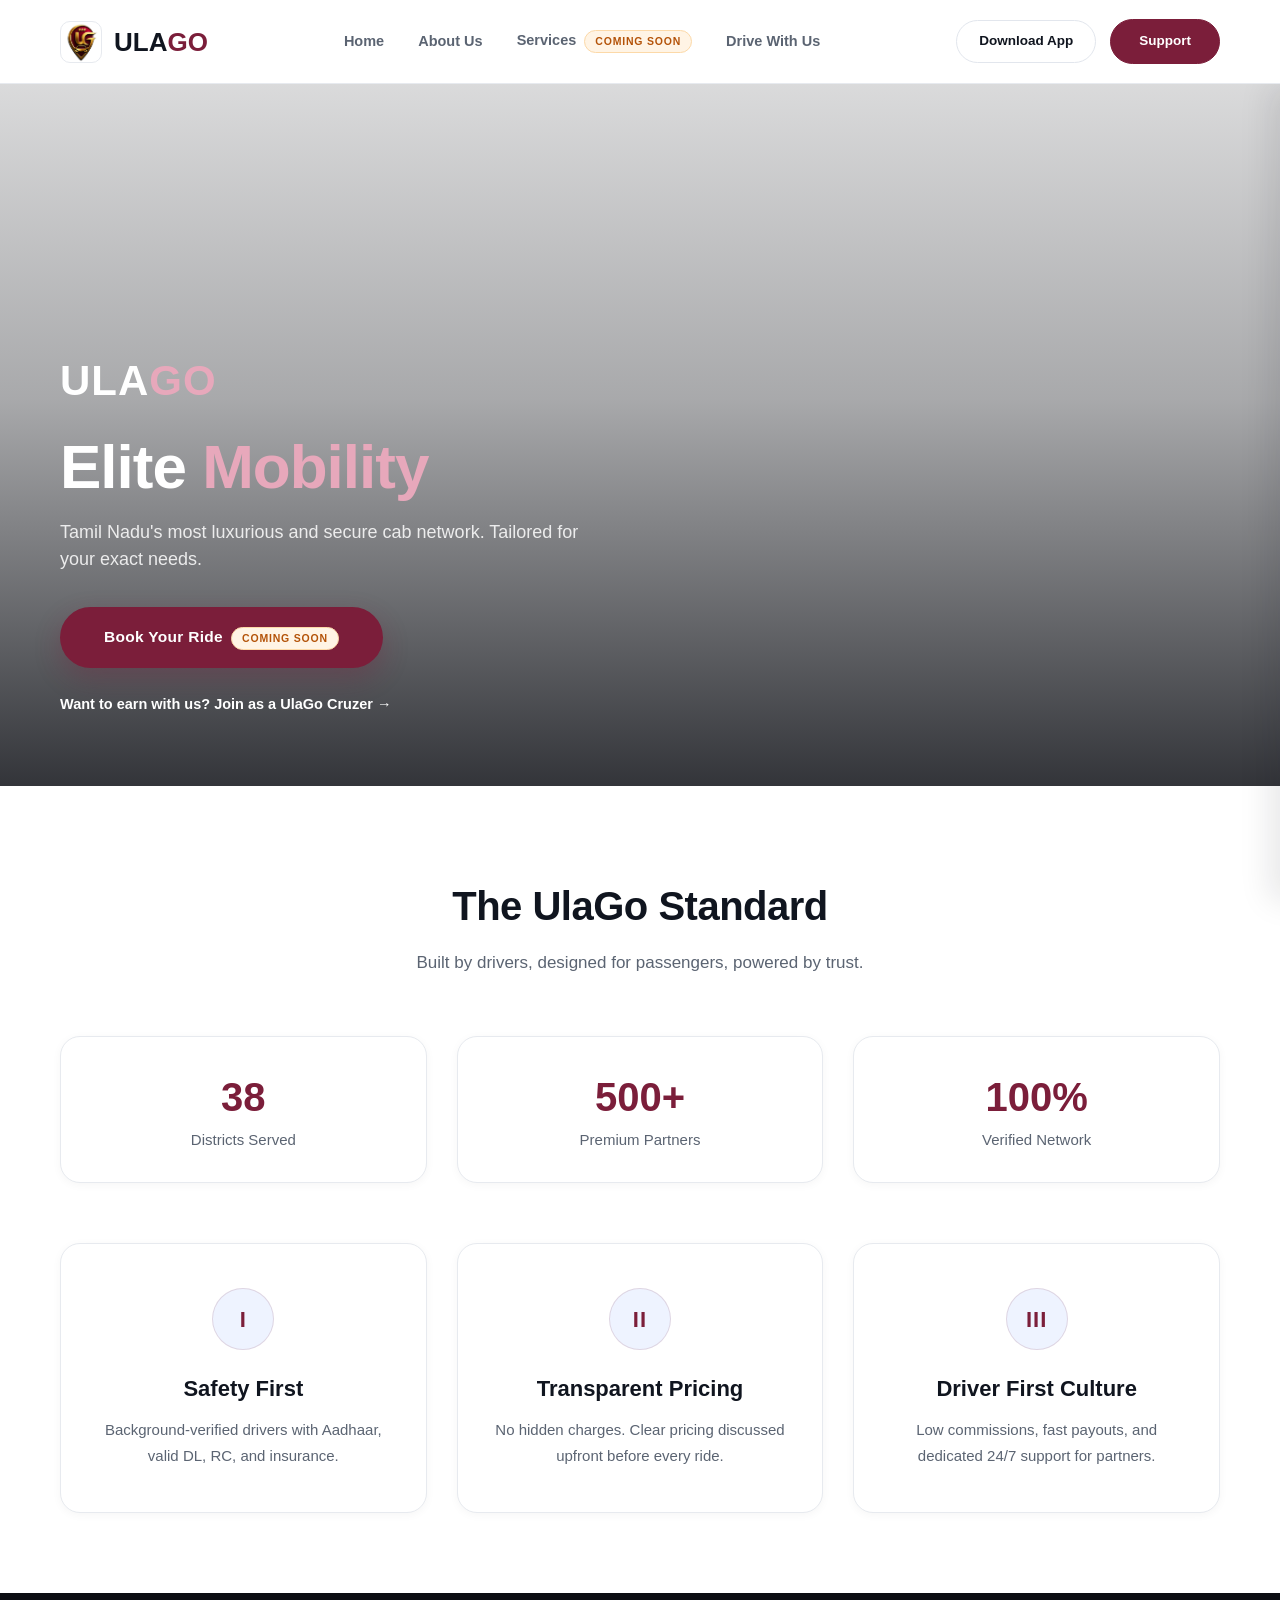
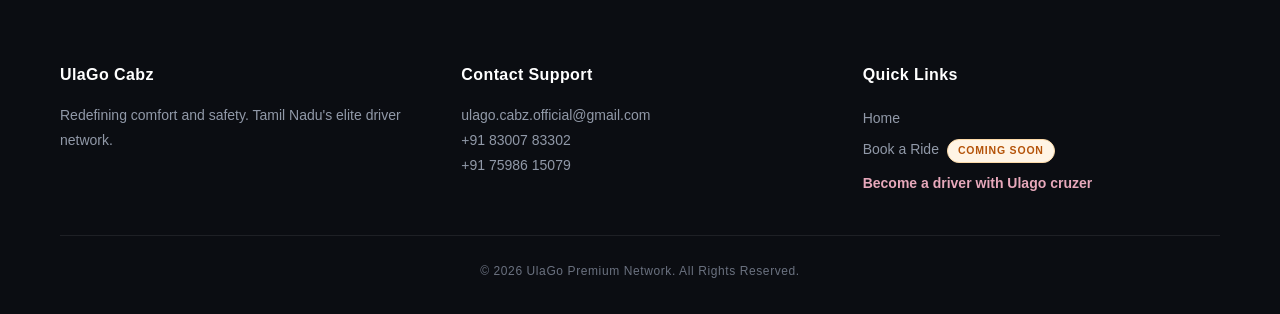
<file: index.html>
<!DOCTYPE html>
<html lang="en">
<head>
    <meta charset="UTF-8">
    <meta name="viewport" content="width=device-width, initial-scale=1.0">
    <meta name="description" content="UlaGo Cabz — Tamil Nadu's premium cab network. Book verified rides across 38 districts, or join as a driver partner with UlaGo Cruzer.">
<title>UlaGo Cabz | Premium Mobility</title>
    <link rel="stylesheet" href="css/style.css">
</head>
<body>

<header>
    <div class="brand" onclick="window.location.href='index.html'">
        <div class="brand-crest"><img src="assets/logo.png" alt="UlaGo" onerror="this.style.display='none'"></div>
        <div class="brand-text">
            <h2>ULA<span>GO</span></h2>
        </div>
    </div>
    <nav class="nav-links">
        <a href="index.html">Home</a>
        <a href="#about">About Us</a>
        <a href="passenger.html" class="js-book-ride js-badge-target">Services</a>
        <a href="driver.html">Drive With Us</a>
    </nav>
    <div class="header-right">
        <a href="#" class="btn-app js-download-app">Download App</a>
        <a href="tel:+918300783302" class="btn-support">Support</a>
        <button class="menu-toggle" id="menuToggle" aria-label="Menu"><span></span><span></span><span></span></button>
    </div>
</header>

<div class="mobile-panel" id="mobilePanel">
    <a href="index.html">Home</a>
    <a href="#about">About Us</a>
    <a href="passenger.html" class="js-book-ride js-badge-target">Services</a>
    <a href="driver.html">Drive With Us</a>
    <a href="#" class="btn-app js-download-app">Download App</a>
    <a href="tel:+918300783302" class="btn-support">Support</a>
</div>

<!-- COMING SOON MODAL -->
<div class="cs-overlay" id="csOverlay">
    <div class="cs-modal">
        <div class="cs-icon">🚀</div>
        <h3 id="csTitle">Coming Soon</h3>
        <p id="csText"></p>
        <button onclick="closeComingSoon()">Got it</button>
    </div>
</div>

<main style="padding: 0;">
    <!-- GRAND HERO SLIDER -->
    <section class="hero-slider">
        <div class="slide"></div>
        <div class="slide"></div>
        <div class="slide"></div>
        <div class="slider-overlay"></div>
        <div class="hero-content">
            <div class="hero-brand">
                <span class="hero-brand-mark">ULA<b>GO</b></span>
            </div>
            <h1>Elite <span>Mobility</span></h1>
            <p>Tamil Nadu's most luxurious and secure cab network. Tailored for your exact needs.</p>
            <div class="hero-actions">
                <a href="passenger.html" class="btn-grand js-book-ride js-badge-target">Book Your Ride</a>
                <a href="driver.html" class="hero-subtext">Want to earn with us? Join as a UlaGo Cruzer →</a>
            </div>
        </div>
    </section>

    <!-- ABOUT SECTION -->
    <div class="container" id="about" style="padding-top: 90px;">
        <h2 class="section-title">The UlaGo Standard</h2>
        <p class="section-subtitle">Built by drivers, designed for passengers, powered by trust.</p>
        
        <div class="grid-cards" style="margin-bottom: 60px;">
            <div class="glass-card" style="padding: 30px;">
                <h2 style="font-size: 40px; color: var(--ruby);">38</h2>
                <p>Districts Served</p>
            </div>
            <div class="glass-card" style="padding: 30px;">
                <h2 style="font-size: 40px; color: var(--ruby);">500+</h2>
                <p>Premium Partners</p>
            </div>
            <div class="glass-card" style="padding: 30px;">
                <h2 style="font-size: 40px; color: var(--ruby);">100%</h2>
                <p>Verified Network</p>
            </div>
        </div>

        <div class="grid-cards">
            <div class="glass-card">
                <div class="glass-icon">I</div><h3>Safety First</h3><p>Background-verified drivers with Aadhaar, valid DL, RC, and insurance.</p>
            </div>
            <div class="glass-card">
                <div class="glass-icon">II</div><h3>Transparent Pricing</h3><p>No hidden charges. Clear pricing discussed upfront before every ride.</p>
            </div>
            <div class="glass-card">
                <div class="glass-icon">III</div><h3>Driver First Culture</h3><p>Low commissions, fast payouts, and dedicated 24/7 support for partners.</p>
            </div>
        </div>
    </div>
</main>

<footer>
    <div class="footer-grid">
        <div class="foot-col">
            <h3>UlaGo Cabz</h3>
            <p>Redefining comfort and safety. Tamil Nadu's elite driver network.</p>
        </div>
        <div class="foot-col">
            <h3>Contact Support</h3>
            <p>ulago.cabz.official@gmail.com</p>
            <p>+91 83007 83302</p>
            <p>+91 75986 15079</p>
        </div>
        <div class="foot-col">
            <h3>Quick Links</h3>
            <a href="index.html">Home</a>
            <a href="passenger.html" class="js-book-ride js-badge-target">Book a Ride</a>
            <a href="driver.html" class="driver-link">Become a driver with Ulago cruzer</a>
        </div>
    </div>
    <div class="copyright">&copy; 2026 UlaGo Premium Network. All Rights Reserved.</div>
</footer>

<script src="js/config.js"></script>
<script src="js/site.js"></script>
</body>
</html>
</file>
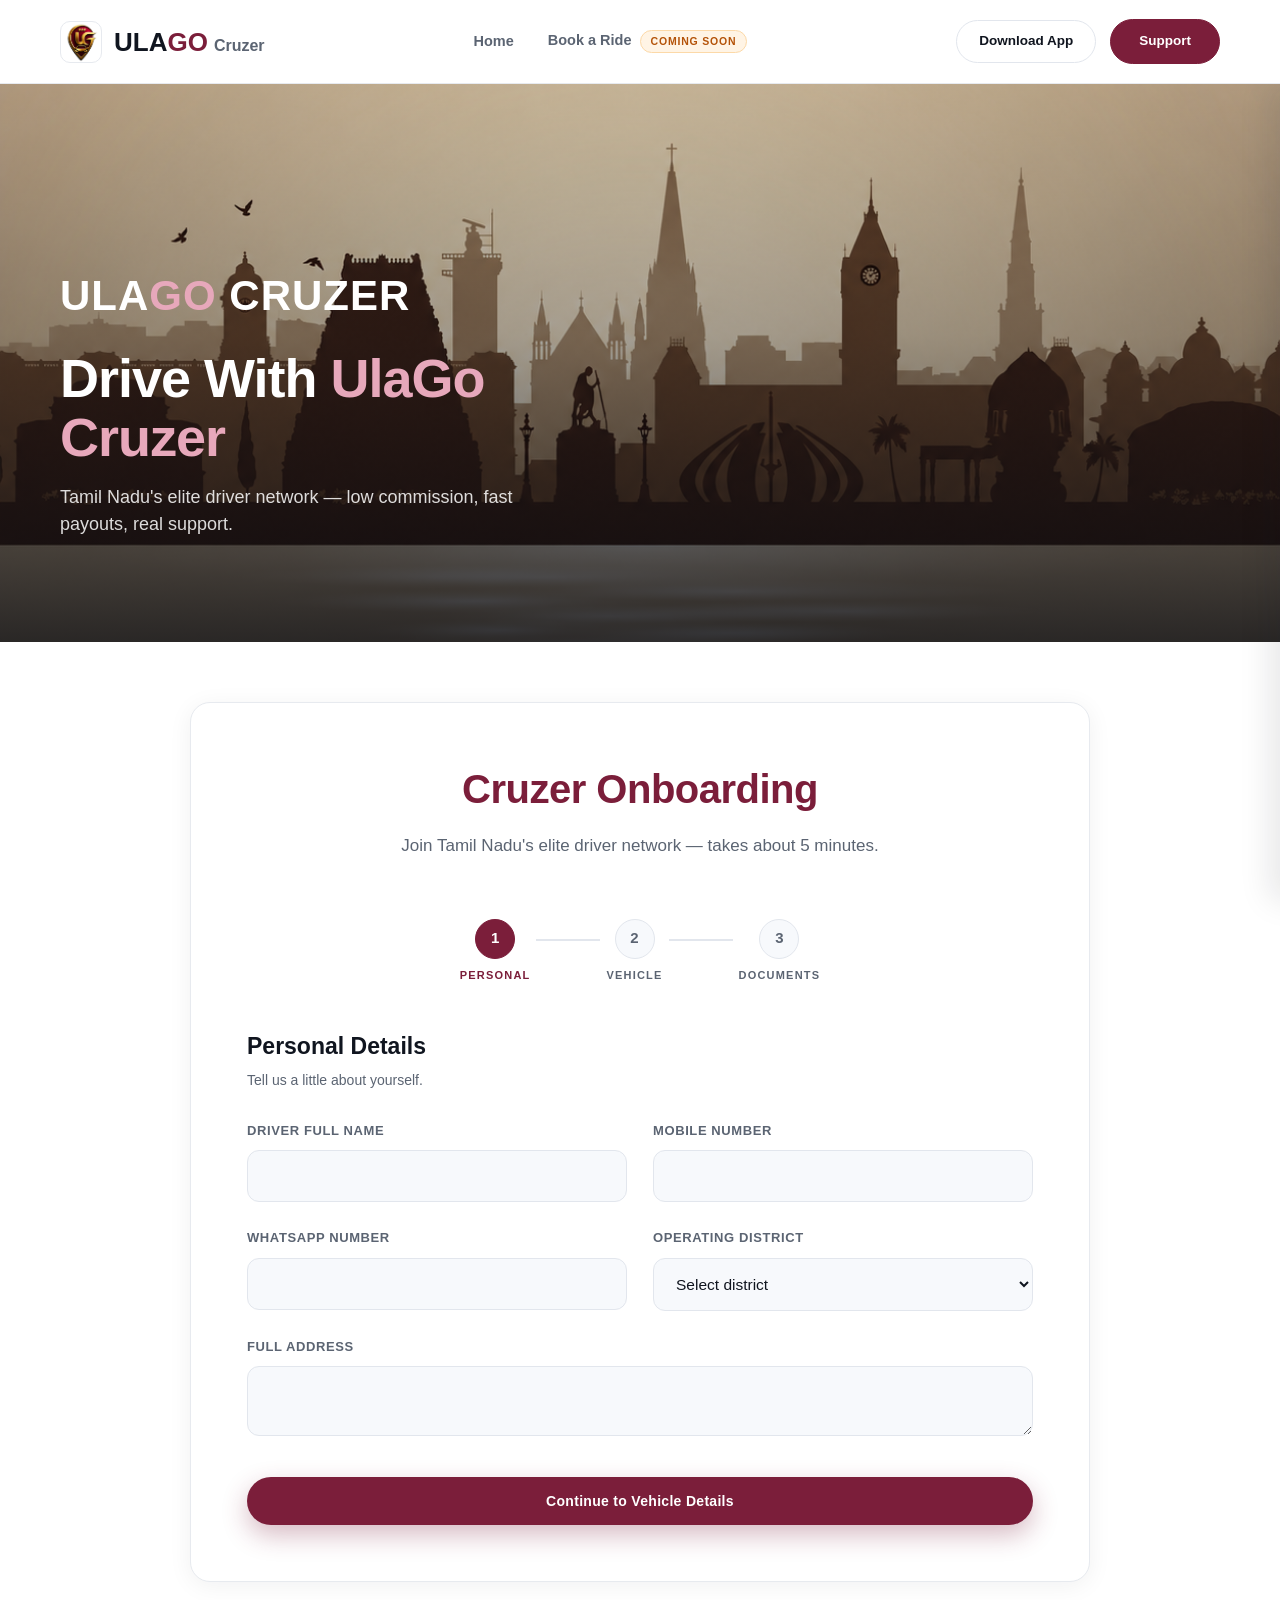
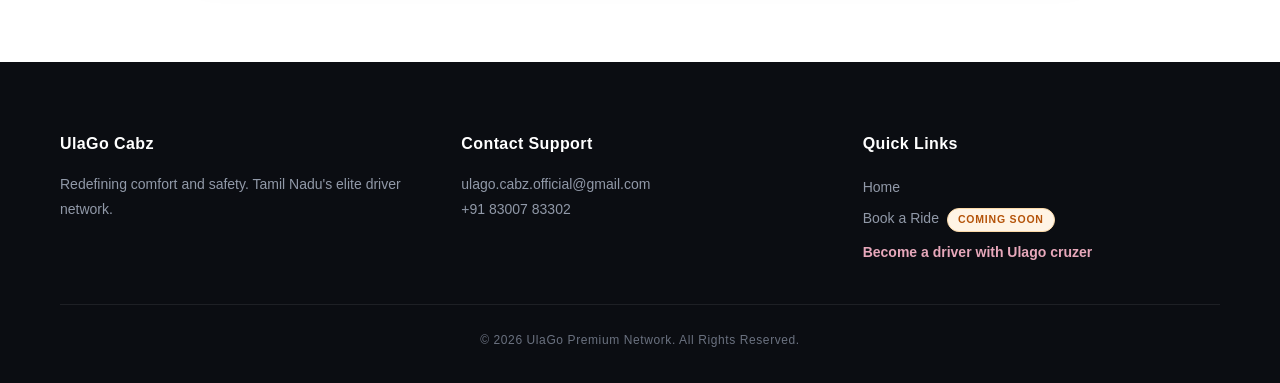
<file: driver.html>
<!DOCTYPE html>
<html lang="en">
<head>
<meta charset="UTF-8">
<meta name="viewport" content="width=device-width, initial-scale=1.0">
<meta name="description" content="Join UlaGo Cruzer, the official driver program of UlaGo Cabz. Register in minutes — low commission, weekly payouts, verified network across Tamil Nadu.">
<title>UlaGo Cruzer — Onboarding</title>
<link href="https://fonts.googleapis.com/css2?family=Inter:wght@400;600;700;800;900&display=swap" rel="stylesheet">
<link rel="stylesheet" href="css/style.css">
</head>
<body>

<header>
    <div class="brand" onclick="window.location.href='index.html'">
        <div class="brand-crest"><img src="assets/logo.png" alt="UlaGo" onerror="this.style.display='none'"></div>
        <div class="brand-text">
            <h2>ULA<span>GO</span></h2>
            <span class="brand-tag">Cruzer</span>
        </div>
    </div>
    <nav class="nav-links">
        <a href="index.html">Home</a>
        <a href="passenger.html" class="js-book-ride js-badge-target">Book a Ride</a>
    </nav>
    <div class="header-right">
        <a href="#" class="btn-app js-download-app">Download App</a>
        <a href="tel:+918300783302" class="btn-support">Support</a>
        <button class="menu-toggle" id="menuToggle" aria-label="Menu"><span></span><span></span><span></span></button>
    </div>
</header>

<div class="mobile-panel" id="mobilePanel">
    <a href="index.html">Home</a>
    <a href="passenger.html" class="js-book-ride js-badge-target">Book a Ride</a>
    <a href="#" class="btn-app js-download-app">Download App</a>
    <a href="tel:+918300783302" class="btn-support">Support</a>
</div>

<!-- COMING SOON MODAL -->
<div class="cs-overlay" id="csOverlay">
    <div class="cs-modal">
        <div class="cs-icon">🚀</div>
        <h3 id="csTitle">Coming Soon</h3>
        <p id="csText"></p>
        <button onclick="closeComingSoon()">Got it</button>
    </div>
</div>

<main style="padding: 0;">
    <!-- DRIVER HERO -->
    <section class="hero-slider" style="height: 62vh; min-height: 480px;">
        <div class="slide" style="background-image:url('assets/slide4.png'); opacity:1; animation:none;"></div>
        <div class="slider-overlay"></div>
        <div class="hero-content">
            <div class="hero-brand">
                <span class="hero-brand-mark">ULA<b>GO</b> CRUZER</span>
            </div>
            <h1 style="font-size: clamp(34px, 6vw, 54px);">Drive With <span>UlaGo Cruzer</span></h1>
            <p>Tamil Nadu's elite driver network — low commission, fast payouts, real support.</p>
        </div>
    </section>

    <div class="container" style="padding-top: 60px;">
    <div class="form-wrapper">
        <div class="form-panel active" id="formCard">
            <h2 class="section-title" style="color:var(--ruby); border:none;">Cruzer Onboarding</h2>
            <p class="section-subtitle">Join Tamil Nadu's elite driver network — takes about 5 minutes.</p>

            <div class="step-indicator" id="stepIndicator">
                <div class="step-node active" data-step="1">
                    <div class="step-circle">1</div>
                    <div class="step-label">Personal</div>
                </div>
                <div class="step-connector" id="conn1"></div>
                <div class="step-node" data-step="2">
                    <div class="step-circle">2</div>
                    <div class="step-label">Vehicle</div>
                </div>
                <div class="step-connector" id="conn2"></div>
                <div class="step-node" data-step="3">
                    <div class="step-circle">3</div>
                    <div class="step-label">Documents</div>
                </div>
            </div>

            <form id="driverForm" novalidate>
                <!-- STEP 1 — PERSONAL DETAILS -->
                <div class="form-step active" data-step="1">
                    <h3 class="step-title">Personal Details</h3>
                    <p class="step-subtitle">Tell us a little about yourself.</p>
                    <div class="form-grid">
                        <div class="field"><label>Driver Full Name</label><input type="text" name="Driver_Name" required></div>
                        <div class="field"><label>Mobile Number</label><input type="tel" name="Phone" maxlength="10" required><div class="error-text" id="err_phone">Valid 10-digit number required.</div></div>
                        <div class="field"><label>WhatsApp Number</label><input type="tel" name="WhatsApp_Number" maxlength="10" required></div>
                        <div class="field"><label>Operating District</label>
                            <select name="Operating_City" required><option value="">Select district</option><option>Ariyalur</option><option>Chengalpattu</option><option>Chennai</option><option>Coimbatore</option><option>Cuddalore</option><option>Dharmapuri</option><option>Dindigul</option><option>Erode</option><option>Kallakurichi</option><option>Kanchipuram</option><option>Kanyakumari</option><option>Karur</option><option>Krishnagiri</option><option>Madurai</option><option>Mayiladuthurai</option><option>Nagapattinam</option><option>Namakkal</option><option>Nilgiris</option><option>Perambalur</option><option>Pudukkottai</option><option>Ramanathapuram</option><option>Ranipet</option><option>Salem</option><option>Sivaganga</option><option>Tenkasi</option><option>Thanjavur</option><option>Theni</option><option>Thoothukudi</option><option>Tiruchirappalli</option><option>Tirunelveli</option><option>Tirupathur</option><option>Tiruppur</option><option>Tiruvallur</option><option>Tiruvannamalai</option><option>Tiruvarur</option><option>Vellore</option><option>Viluppuram</option><option>Virudhunagar</option></select>
                        </div>
                        <div class="field full-width"><label>Full Address</label><textarea name="Address" rows="2" required></textarea></div>
                    </div>
                    <div class="step-nav">
                        <button type="button" class="btn-grand step-next" data-next="2" style="flex:1;">Continue to Vehicle Details</button>
                    </div>
                </div>

                <!-- STEP 2 — VEHICLE DETAILS -->
                <div class="form-step" data-step="2">
                    <h3 class="step-title">Vehicle &amp; License Details</h3>
                    <p class="step-subtitle">Your vehicle and identification numbers.</p>
                    <div class="form-grid">
                        <div class="field"><label>Vehicle Model Year</label><input type="text" name="Vehicle_Model_Year" maxlength="4" required></div>
                        <div class="field"><label>Vehicle Reg. Number</label><input type="text" name="Vehicle_Registration_Number" required></div>
                        <div class="field"><label>Aadhaar Card Number</label><input type="text" name="Aadhaar_Number" maxlength="12" required><div class="error-text" id="err_aadhar">Valid 12-digit Aadhaar required.</div></div>
                        <div class="field"><label>Driving License</label><input type="text" name="License_Number" required></div>
                    </div>
                    <div class="step-nav">
                        <button type="button" class="btn-outline step-back" data-back="1">Back</button>
                        <button type="button" class="btn-grand step-next" data-next="3">Continue to Documents</button>
                    </div>
                </div>

                <!-- STEP 3 — DOCUMENT UPLOAD -->
                <div class="form-step" data-step="3">
                    <h3 class="step-title">Document Upload</h3>
                    <p class="step-subtitle">Secure upload — clear photos or PDFs only.</p>
                    <div class="form-grid">
                        <div class="field"><label>Aadhaar (Front)</label><div class="upload-wrapper"><div class="upload-box"><input type="file" name="file_aadhaar_front" class="docfile" accept="image/*,application/pdf" required><div class="upload-icon">🪪</div><div class="hint">Tap to Upload</div></div><div class="preview-bar"><span class="preview-name"></span><span>✅</span></div></div></div>
                        <div class="field"><label>Aadhaar (Back)</label><div class="upload-wrapper"><div class="upload-box"><input type="file" name="file_aadhaar_back" class="docfile" accept="image/*,application/pdf" required><div class="upload-icon">🪪</div><div class="hint">Tap to Upload</div></div><div class="preview-bar"><span class="preview-name"></span><span>✅</span></div></div></div>
                        <div class="field"><label>License (Front)</label><div class="upload-wrapper"><div class="upload-box"><input type="file" name="file_license_front" class="docfile" accept="image/*,application/pdf" required><div class="upload-icon">🚗</div><div class="hint">Tap to Upload</div></div><div class="preview-bar"><span class="preview-name"></span><span>✅</span></div></div></div>
                        <div class="field"><label>License (Back)</label><div class="upload-wrapper"><div class="upload-box"><input type="file" name="file_license_back" class="docfile" accept="image/*,application/pdf" required><div class="upload-icon">🚗</div><div class="hint">Tap to Upload</div></div><div class="preview-bar"><span class="preview-name"></span><span>✅</span></div></div></div>
                        <div class="field"><label>RC Book</label><div class="upload-wrapper"><div class="upload-box"><input type="file" name="file_vehicle_rc" class="docfile" accept="image/*,application/pdf" required><div class="upload-icon">📋</div><div class="hint">Tap to Upload</div></div><div class="preview-bar"><span class="preview-name"></span><span>✅</span></div></div></div>
                        <div class="field"><label>Insurance</label><div class="upload-wrapper"><div class="upload-box"><input type="file" name="file_insurance" class="docfile" accept="image/*,application/pdf" required><div class="upload-icon">🛡️</div><div class="hint">Tap to Upload</div></div><div class="preview-bar"><span class="preview-name"></span><span>✅</span></div></div></div>
                        <div class="field full-width"><label>Car Front View Photo</label><div class="upload-wrapper"><div class="upload-box"><input type="file" name="file_car_front" class="docfile" accept="image/*" required><div class="upload-icon">📸</div><div class="hint">Tap to Upload</div></div><div class="preview-bar"><span class="preview-name"></span><span>✅</span></div></div></div>
                    </div>

                    <div class="progress-wrap" id="progressWrap">
                        <div class="progress-label"><span id="progressText">Preparing...</span><span id="progressPercent">0%</span></div>
                        <div class="progress-track"><div class="progress-fill" id="progressFill"></div></div>
                    </div>

                    <div class="step-nav">
                        <button type="button" class="btn-outline step-back" data-back="2">Back</button>
                        <button type="submit" class="btn-grand" id="submitBtn">Submit Application</button>
                    </div>
                </div>
            </form>
        </div>

        <div class="form-panel" id="view-thanks" style="text-align:center; padding: 60px 40px;">
            <div style="font-size: 56px; margin-bottom: 20px;">✅</div>
            <h2 style="color: var(--text-main); margin-bottom: 12px; font-size: 26px;">Thank You for Joining UlaGo Cruzer Onboarding</h2>
            <p style="color: var(--text-muted); margin-bottom: 8px; max-width: 480px; margin-left:auto; margin-right:auto;">Your application and documents have been received securely.</p>
            <p style="color: var(--text-muted); margin-bottom: 30px; max-width: 480px; margin-left:auto; margin-right:auto;">Our team will verify your documents within <strong style="color:var(--text-main);">3 working days</strong>. Once verified, the UlaGo team will contact you directly to complete your onboarding.</p>
            <button onclick="window.location.href='index.html'" class="btn-support" style="padding: 12px 30px;">Back to Home</button>
        </div>
    </div>
    </div>
</main>

<footer>
    <div class="footer-grid">
        <div class="foot-col">
            <h3>UlaGo Cabz</h3>
            <p>Redefining comfort and safety. Tamil Nadu's elite driver network.</p>
        </div>
        <div class="foot-col">
            <h3>Contact Support</h3>
            <p>ulago.cabz.official@gmail.com</p>
            <p>+91 83007 83302</p>
        </div>
        <div class="foot-col">
            <h3>Quick Links</h3>
            <a href="index.html">Home</a>
            <a href="passenger.html" class="js-book-ride js-badge-target">Book a Ride</a>
            <a href="driver.html" class="driver-link">Become a driver with Ulago cruzer</a>
        </div>
    </div>
    <div class="copyright">&copy; 2026 UlaGo Premium Network. All Rights Reserved.</div>
</footer>

<script src="js/config.js"></script>
<script src="js/site.js"></script>
<script>
/* Step wizard navigation — UI only, does not touch submission logic in driver.js */
(function(){
    const steps = Array.from(document.querySelectorAll('.form-step'));
    const nodes = Array.from(document.querySelectorAll('.step-node'));
    const connectors = [document.getElementById('conn1'), document.getElementById('conn2')];

    function showStep(n){
        steps.forEach(s => s.classList.toggle('active', Number(s.dataset.step) === n));
        nodes.forEach(node => {
            const ns = Number(node.dataset.step);
            node.classList.toggle('active', ns === n);
            node.classList.toggle('done', ns < n);
        });
        connectors.forEach((c, i) => c.classList.toggle('done', (i + 1) < n));
        document.getElementById('formCard').scrollIntoView({behavior:'smooth', block:'start'});
    }

    function validateStep(stepEl){
        const fields = stepEl.querySelectorAll('input[required], select[required], textarea[required]');
        for (const f of fields){
            if (!f.checkValidity()){ f.reportValidity(); return false; }
        }
        return true;
    }

    document.querySelectorAll('.step-next').forEach(btn => {
        btn.addEventListener('click', function(){
            const currentStep = this.closest('.form-step');
            if (!validateStep(currentStep)) return;
            showStep(Number(this.dataset.next));
        });
    });
    document.querySelectorAll('.step-back').forEach(btn => {
        btn.addEventListener('click', function(){
            showStep(Number(this.dataset.back));
        });
    });
})();
</script>
<script src="js/driver.js"></script>
</body>
</html>
</file>
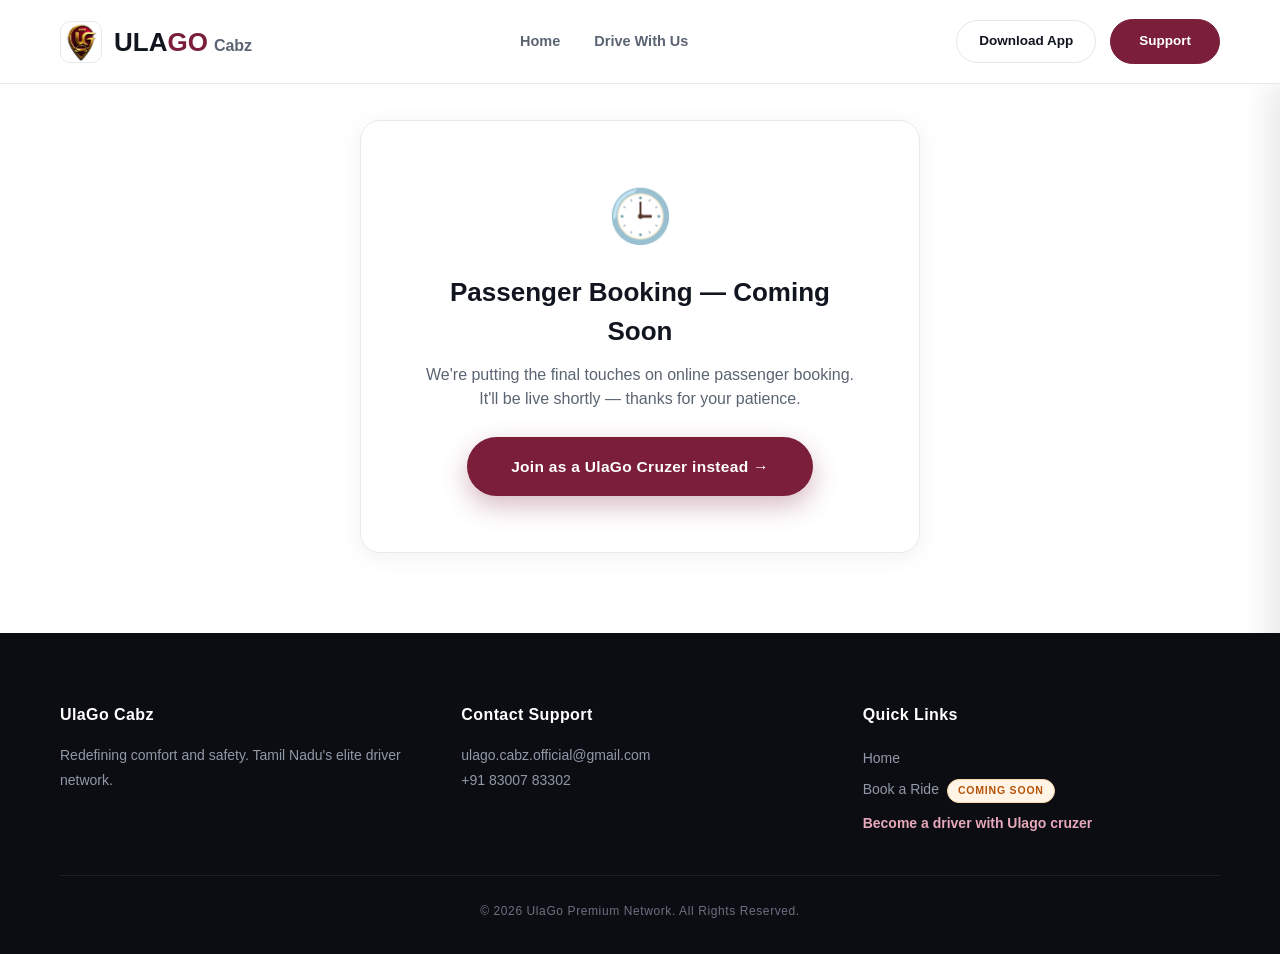
<file: passenger.html>
<!DOCTYPE html>
<html lang="en">
<head>
    <meta charset="UTF-8">
    <meta name="viewport" content="width=device-width, initial-scale=1.0">
    <meta name="description" content="Book a premium, verified cab with UlaGo Cabz — One Way, Round Trip, or Local Rentals across Tamil Nadu.">
<title>UlaGo Cabz | Book a Ride</title>
    <link rel="stylesheet" href="css/style.css">
</head>
<body>

<header>
    <div class="brand" onclick="window.location.href='index.html'">
        <div class="brand-crest"><img src="assets/logo.png" alt="UlaGo" onerror="this.style.display='none'"></div>
        <div class="brand-text">
            <h2>ULA<span>GO</span></h2>
            <span class="brand-tag">Cabz</span>
        </div>
    </div>
    <nav class="nav-links">
        <a href="index.html">Home</a>
        <a href="driver.html">Drive With Us</a>
    </nav>
    <div class="header-right">
        <a href="#" class="btn-app js-download-app">Download App</a>
        <a href="tel:+918300783302" class="btn-support">Support</a>
        <button class="menu-toggle" id="menuToggle" aria-label="Menu"><span></span><span></span><span></span></button>
    </div>
</header>

<div class="mobile-panel" id="mobilePanel">
    <a href="index.html">Home</a>
    <a href="driver.html">Drive With Us</a>
    <a href="#" class="btn-app js-download-app">Download App</a>
    <a href="tel:+918300783302" class="btn-support">Support</a>
</div>

<!-- COMING SOON MODAL -->
<div class="cs-overlay" id="csOverlay">
    <div class="cs-modal">
        <div class="cs-icon">🚀</div>
        <h3 id="csTitle">Coming Soon</h3>
        <p id="csText"></p>
        <button onclick="closeComingSoon()">Got it</button>
    </div>
</div>

<main class="container">
    <!-- COMING SOON (shown instead of Select Service when PASSENGER_BOOKING_LIVE is false in js/config.js) -->
    <div id="passengerComingSoon" class="view-section">
        <div class="form-panel active" style="text-align:center; max-width: 560px; margin: 0 auto;">
            <div style="font-size: 52px; margin-bottom: 18px;">🕒</div>
            <h2 style="color: var(--text-main); margin-bottom: 12px; font-size: 26px;">Passenger Booking — Coming Soon</h2>
            <p style="color: var(--text-muted); margin-bottom: 26px;">We're putting the final touches on online passenger booking. It'll be live shortly — thanks for your patience.</p>
            <a href="driver.html" class="btn-grand">Join as a UlaGo Cruzer instead →</a>
        </div>
    </div>

    <!-- SELECT SERVICE -->
    <div id="view-select" class="view-section active">
        <h2 class="section-title">Select Your Journey</h2>
        <p class="section-subtitle">Choose the type of premium service you require today.</p>
        <div class="grid-cards">
            <div class="glass-card" onclick="openBookingForm('OneWay')" style="cursor:pointer;">
                <div class="glass-icon">I</div><h3>One Way Drop</h3><p>Perfect for inter-city travel.</p>
            </div>
            <div class="glass-card" onclick="openBookingForm('RoundTrip')" style="cursor:pointer;">
                <div class="glass-icon">II</div><h3>Round Trip</h3><p>Keep the cab with you until you return.</p>
            </div>
            <div class="glass-card" onclick="openBookingForm('Rental')" style="cursor:pointer;">
                <div class="glass-icon">III</div><h3>Local Rentals</h3><p>Hourly packages for local city commutes.</p>
            </div>
        </div>
    </div>

    <!-- BOOKING FORMS -->
    <div id="view-form" class="view-section form-wrapper">
        <div style="color:var(--text-muted); cursor:pointer; margin-bottom:20px; font-weight:600;" onclick="navigate('view-select')">← Back to Services</div>

        <!-- ONE WAY FORM -->
        <div class="form-panel" id="OneWayForm">
            <h3 class="section-title" style="border:none;">One Way Booking</h3>
            <form onsubmit="handleBooking(event, 'OneWay')">
                <div class="form-grid">
                    <div><label>Passenger Name</label><input type="text" name="Passenger_Name" required></div>
                    <div><label>Mobile Number</label><input type="tel" name="Mobile_Number" maxlength="10" required><div class="error-text">10-digit number required.</div></div>
                    <div class="full-width"><label>WhatsApp Number</label><input type="tel" name="WhatsApp_Number" maxlength="10" required><div class="error-text">10-digit number required.</div></div>
                    <div class="full-width"><label>Pickup Location</label><input type="text" name="Pickup_Location" list="tn-districts" required></div>
                    <div class="full-width"><label>Drop Location</label><input type="text" name="Drop_Location" list="tn-districts" required></div>
                    <div><label>Pickup Date</label><input type="date" name="Pickup_Date" required></div>
                    <div><label>Pickup Time</label><input type="time" name="Pickup_Time" required></div>
                    <div class="full-width"><label>Cab Type</label><select name="Cab_Type" required><option value="">Select Cab</option><option>Mini</option><option>Sedan</option><option>SUV</option><option>Innova Premium</option></select></div>
                </div>
                <button type="submit" class="btn-grand" style="width: 100%; margin-top: 30px;">Confirm Booking</button>
            </form>
        </div>

        <!-- ROUND TRIP FORM -->
        <div class="form-panel" id="RoundTripForm">
            <h3 class="section-title" style="border:none;">Round Trip Booking</h3>
            <form onsubmit="handleBooking(event, 'RoundTrip')">
                <div class="form-grid">
                    <div><label>Passenger Name</label><input type="text" name="Passenger_Name" required></div>
                    <div><label>Mobile Number</label><input type="tel" name="Mobile_Number" maxlength="10" required><div class="error-text">10-digit number required.</div></div>
                    <div class="full-width"><label>WhatsApp Number</label><input type="tel" name="WhatsApp_Number" maxlength="10" required><div class="error-text">10-digit number required.</div></div>
                    <div class="full-width"><label>Pickup Location</label><input type="text" name="Pickup_Location" list="tn-districts" required></div>
                    <div class="full-width"><label>Drop Location</label><input type="text" name="Drop_Location" list="tn-districts" required></div>
                    <div><label>Start Date</label><input type="date" name="Start_Date" required></div>
                    <div><label>Return Date</label><input type="date" name="Return_Date" required></div>
                    <div><label>Pickup Time</label><input type="time" name="Pickup_Time" required></div>
                    <div><label>Cab Type</label><select name="Cab_Type" required><option value="">Select Cab</option><option>Mini</option><option>Sedan</option><option>SUV</option></select></div>
                </div>
                <button type="submit" class="btn-grand" style="width: 100%; margin-top: 30px;">Confirm Booking</button>
            </form>
        </div>

        <!-- RENTAL FORM -->
        <div class="form-panel" id="RentalForm">
            <h3 class="section-title" style="border:none;">Local Rental Booking</h3>
            <form onsubmit="handleBooking(event, 'Rental')">
                <div class="form-grid">
                    <div><label>Passenger Name</label><input type="text" name="Passenger_Name" required></div>
                    <div><label>Mobile Number</label><input type="tel" name="Mobile_Number" maxlength="10" required><div class="error-text">10-digit number required.</div></div>
                    <div class="full-width"><label>WhatsApp Number</label><input type="tel" name="WhatsApp_Number" maxlength="10" required><div class="error-text">10-digit number required.</div></div>
                    <div><label>City</label><input type="text" name="City" list="tn-districts" required></div>
                    <div><label>Selected Package</label><select name="Selected_Package" required><option value="">Choose Package</option><option>2 Hrs / 20 KM</option><option>4 Hrs / 40 KM</option><option>8 Hrs / 80 KM</option><option>12 Hrs / 120 KM</option></select></div>
                    <div class="full-width"><label>Pickup Address</label><input type="text" name="Pickup_Address" required></div>
                    <div><label>Pickup Date</label><input type="date" name="Pickup_Date" required></div>
                    <div><label>Pickup Time</label><input type="time" name="Pickup_Time" required></div>
                    <div class="full-width"><label>Cab Type</label><select name="Cab_Type" required><option value="">Select Cab</option><option>Mini</option><option>Sedan</option><option>SUV</option></select></div>
                </div>
                <button type="submit" class="btn-grand" style="width: 100%; margin-top: 30px;">Confirm Booking</button>
            </form>
        </div>
    </div>

    <!-- THANK YOU VIEW -->
    <div id="view-thanks" class="view-section form-wrapper">
        <div class="form-panel active" style="text-align: center; padding: 60px 40px;">
            <div style="font-size: 70px; margin-bottom: 20px;">✨</div>
            <h2 style="color: var(--text-main); margin-bottom: 10px;">Booking Confirmed!</h2>
            <p style="color: var(--text-muted); margin-bottom: 30px;">Our team will reach you on WhatsApp/Call shortly.</p>
            <button onclick="window.location.href='index.html'" class="btn-support" style="padding: 12px 30px;">Back to Home</button>
        </div>
    </div>
</main>

<footer>
    <div class="footer-grid">
        <div class="foot-col">
            <h3>UlaGo Cabz</h3>
            <p>Redefining comfort and safety. Tamil Nadu's elite driver network.</p>
        </div>
        <div class="foot-col">
            <h3>Contact Support</h3>
            <p>ulago.cabz.official@gmail.com</p>
            <p>+91 83007 83302</p>
        </div>
        <div class="foot-col">
            <h3>Quick Links</h3>
            <a href="index.html">Home</a>
            <a href="passenger.html" class="js-badge-target">Book a Ride</a>
            <a href="driver.html" class="driver-link">Become a driver with Ulago cruzer</a>
        </div>
    </div>
    <div class="copyright">&copy; 2026 UlaGo Premium Network. All Rights Reserved.</div>
</footer>

<datalist id="tn-districts">
    <option>Ariyalur</option><option>Chengalpattu</option><option>Chennai</option><option>Coimbatore</option><option>Cuddalore</option><option>Dharmapuri</option><option>Dindigul</option><option>Erode</option><option>Kallakurichi</option><option>Kanchipuram</option><option>Kanyakumari</option><option>Karur</option><option>Krishnagiri</option><option>Madurai</option><option>Mayiladuthurai</option><option>Nagapattinam</option><option>Namakkal</option><option>Nilgiris</option><option>Perambalur</option><option>Pudukkottai</option><option>Ramanathapuram</option><option>Ranipet</option><option>Salem</option><option>Sivaganga</option><option>Tenkasi</option><option>Thanjavur</option><option>Theni</option><option>Thoothukudi</option><option>Tiruchirappalli</option><option>Tirunelveli</option><option>Tirupathur</option><option>Tiruppur</option><option>Tiruvallur</option><option>Tiruvannamalai</option><option>Tiruvarur</option><option>Vellore</option><option>Viluppuram</option><option>Virudhunagar</option>
</datalist>

<script src="js/config.js"></script>
<script src="js/site.js"></script>
<script src="js/passenger.js"></script>
</body>
</html>
</file>
<file: css/style.css>
:root {
    /* Clean White Theme — Blue Accent, normal & professional (RedTaxi-style) */
    --bg-dark: #FFFFFF;              /* now the page background (kept var name for compatibility) */
    --surface: #F4F6F9;              /* light card/section background */
    --panel-bg: #FFFFFF;             /* form/card panels */
    --ruby: #7B1E3A;                 /* primary brand blue — used everywhere as single accent */
    --ruby-hover: #9C2C4E;
    --burgundy: #16244A;             /* unused legacy var, kept for compatibility */
    --emerald: #7B1E3A;              /* action color = same brand blue for consistency */
    --emerald-hover: #9C2C4E;
    --platinum: #6B7280;             /* neutral grey for secondary highlights */
    --text-main: #10151F;
    --text-muted: #5B6472;
    --border-light: rgba(123, 30, 58, 0.14);
    --border-focus: rgba(123, 30, 58, 0.55);
    --success: #16A34A;
    --error: #DC2626;
    --radius-lg: 20px;
    --radius-md: 12px;
    --font-display: 'Inter', -apple-system, sans-serif;

    /* Header Sizing */
    --header-height: 84px;
}

* { box-sizing: border-box; margin: 0; padding: 0; font-family: -apple-system, BlinkMacSystemFont, 'Segoe UI', Roboto, Helvetica, Arial, sans-serif; }
html { scroll-behavior: smooth; }
body { background: var(--bg-dark); color: var(--text-main); line-height: 1.5; -webkit-font-smoothing: antialiased; display: flex; flex-direction: column; min-height: 100vh; }
a { text-decoration: none; color: inherit; transition: 0.2s ease; }

/* ── NORMAL HEADER (clean, white, no gimmicks) ── */
header {
    position: fixed; top: 0; width: 100%; z-index: 1000;
    height: var(--header-height);
    background: #FFFFFF;
    border-bottom: 1px solid #E7EAEF;
    padding: 0 60px; display: flex; justify-content: space-between; align-items: center;
}
.brand { display: flex; align-items: center; gap: 12px; cursor: pointer; }
.brand-crest {
    width: 42px; height: 42px; border-radius: 10px; padding: 0;
    border: 1px solid #E7EAEF; display: flex; align-items: center; justify-content: center; overflow: hidden;
}
.brand img { width: 100%; height: 100%; object-fit: cover; }
.brand-text { display: flex; align-items: baseline; gap: 6px; line-height: 1; }
.brand h2 { font-size: 26px; font-weight: 900; letter-spacing: 0px; color: var(--text-main); }
.brand h2 span { color: var(--ruby); }
.brand-tag { font-size: 16px; font-weight: 700; color: var(--text-muted); }

.nav-links { display: flex; gap: 34px; align-items: center; }
.nav-item { position: relative; }
.nav-links a { font-size: 14.5px; font-weight: 600; color: var(--text-muted); padding: 10px 0; position: relative; }
.nav-links a:hover { color: var(--ruby); }

/* Dropdown Navigation on Hover */
.dropdown-menu {
    position: absolute; top: 100%; left: 0;
    background: #FFFFFF;
    border: 1px solid #E7EAEF; border-radius: var(--radius-md);
    padding: 10px 0; min-width: 210px;
    opacity: 0; visibility: hidden; transform: translateY(8px); transition: 0.25s ease;
    box-shadow: 0 12px 30px rgba(16,21,31,0.12);
}
.nav-item:hover .dropdown-menu { opacity: 1; visibility: visible; transform: translateY(0); }
.dropdown-menu a { display: block; padding: 11px 22px; font-size: 14px; font-weight: 600; color: var(--text-main); }
.dropdown-menu a:hover { background: #F4F6F9; color: var(--ruby); }

.header-right { display: flex; align-items: center; gap: 14px; }

.btn-support {
    background: var(--ruby); border: 1.5px solid var(--ruby); color: #FFFFFF;
    padding: 11px 28px; border-radius: 100px; font-weight: 700; font-size: 13.5px;
}
.btn-support:hover { background: var(--ruby-hover); border-color: var(--ruby-hover); }

.btn-app {
    display: inline-flex; align-items: center; gap: 8px;
    background: #FFFFFF; border: 1.5px solid #E2E6ED; color: var(--text-main);
    padding: 10px 22px; border-radius: 100px; font-weight: 700; font-size: 13.5px; cursor: pointer;
}
.btn-app:hover { border-color: var(--ruby); color: var(--ruby); }

/* ── MOBILE APP BAR (hamburger, right side) ── */
.menu-toggle {
    display: none; flex-direction: column; justify-content: center; gap: 5px;
    width: 42px; height: 42px; border-radius: 10px; border: 1px solid #E2E6ED; background: #FFFFFF; cursor: pointer;
}
.menu-toggle span { display: block; width: 18px; height: 2px; background: var(--text-main); margin: 0 auto; transition: 0.25s ease; }
.menu-toggle.open span:nth-child(1) { transform: translateY(7px) rotate(45deg); }
.menu-toggle.open span:nth-child(2) { opacity: 0; }
.menu-toggle.open span:nth-child(3) { transform: translateY(-7px) rotate(-45deg); }

.mobile-panel {
    position: fixed; top: var(--header-height); right: 0; width: 280px; max-width: 82vw; height: calc(100vh - var(--header-height));
    background: #FFFFFF; border-left: 1px solid #E7EAEF; box-shadow: -10px 0 30px rgba(16,21,31,0.1);
    transform: translateX(100%); transition: transform 0.3s ease; z-index: 999;
    padding: 26px 24px; display: flex; flex-direction: column; gap: 4px;
}
.mobile-panel.open { transform: translateX(0); }
.mobile-panel a { padding: 14px 6px; font-size: 15px; font-weight: 700; color: var(--text-main); border-bottom: 1px solid #F0F1F4; }
.mobile-panel a:active { color: var(--ruby); }
.mobile-panel .btn-support, .mobile-panel .btn-app { margin-top: 16px; text-align: center; justify-content: center; }

@media(max-width: 850px) { .menu-toggle { display: flex; } .header-right .btn-support, .header-right .btn-app { display: none; } }

/* ── COMING SOON MODAL ── */
.cs-badge {
    display: inline-block; font-size: 10.5px; font-weight: 800; letter-spacing: 0.8px; text-transform: uppercase;
    background: #FFF4E5; color: #B45309; border: 1px solid #FCD9A8; border-radius: 100px; padding: 3px 10px; margin-left: 8px;
}
.cs-overlay {
    display: none; position: fixed; inset: 0; background: rgba(10,12,18,0.55); z-index: 2000;
    align-items: center; justify-content: center; padding: 20px;
}
.cs-overlay.open { display: flex; }
.cs-modal {
    background: #FFFFFF; border-radius: var(--radius-lg); padding: 40px; max-width: 380px; width: 100%;
    text-align: center; box-shadow: 0 30px 70px rgba(0,0,0,0.3);
}
.cs-modal .cs-icon { font-size: 40px; margin-bottom: 14px; }
.cs-modal h3 { font-size: 20px; font-weight: 800; margin-bottom: 10px; color: var(--text-main); }
.cs-modal p { color: var(--text-muted); font-size: 14.5px; line-height: 1.6; margin-bottom: 24px; }
.cs-modal button { background: var(--ruby); color: #FFF; border: none; padding: 13px 30px; border-radius: 100px; font-weight: 700; font-size: 14px; cursor: pointer; }

@media(max-width: 1024px) { header { padding: 0 30px; } .nav-links { gap: 20px; } }
@media(max-width: 850px) { .nav-links { display: none; } header { height: 70px; padding: 0 20px; } .brand h2 { font-size: 18px; } .brand-crest { width: 36px; height: 36px; } }

/* ── HERO SLIDER — photo with left-aligned brand overlay ── */
.hero-slider { position: relative; width: 100%; height: 78vh; min-height: 560px; overflow: hidden; display: flex; align-items: flex-end; text-align: left; margin-top: var(--header-height); }
.slide { position: absolute; inset: 0; background-size: cover; background-position: center; background-repeat: no-repeat; opacity: 0; animation: fadeSlide 18s infinite; }
.slide:nth-child(1) { background-image: url('../assets/slide1.png'); animation-delay: 0s; }
.slide:nth-child(2) { background-image: url('../assets/slide2.png'); animation-delay: 6s; }
.slide:nth-child(3) { background-image: url('../assets/slide3.png'); animation-delay: 12s; }
@keyframes fadeSlide { 0%, 20% { opacity: 1; transform: scale(1); } 30%, 90% { opacity: 0; transform: scale(1.03); } 100% { opacity: 0; } }

.slider-overlay { position: absolute; inset: 0; background: linear-gradient(0deg, rgba(6,8,14,0.82) 0%, rgba(6,8,14,0.35) 55%, rgba(6,8,14,0.15) 100%); z-index: 1; }
.hero-content { position: relative; z-index: 2; padding: 0 60px 70px; max-width: 720px; animation: fadeInUp 1s ease forwards; }
.hero-brand { display: flex; align-items: center; gap: 8px; margin-bottom: 22px; }
.hero-brand-mark { font-size: 42px; font-weight: 900; letter-spacing: 1px; color: #FFFFFF; text-transform: uppercase; }
.hero-brand-mark b { color: #E7A8BB; }
.hero-content h1 { font-size: clamp(38px, 6vw, 62px); font-weight: 800; letter-spacing: -1px; line-height: 1.08; margin-bottom: 18px; color: #FFFFFF; }
.hero-content h1 span { color: #E7A8BB; }
.hero-content p { font-size: 18px; color: rgba(255,255,255,0.85); margin-bottom: 34px; font-weight: 500; max-width: 520px; }
.hero-actions { display: flex; align-items: center; gap: 26px; flex-wrap: wrap; }
.hero-subtext { display: inline-flex; align-items: center; gap: 6px; font-size: 14.5px; font-weight: 700; color: #FFFFFF; }
.hero-subtext:hover { color: #E7A8BB; }

@media(max-width: 700px) { .hero-content { padding: 0 24px 50px; } }

.btn-grand {
    background: var(--emerald); color: #FFFFFF;
    padding: 18px 44px; border-radius: 100px; font-size: 15.5px; font-weight: 800;
    letter-spacing: 0.3px; border: none; cursor: pointer;
    box-shadow: 0 10px 26px rgba(123,30,58,0.3); transition: 0.25s ease; display: inline-block;
}
.btn-grand:hover { background: var(--emerald-hover); transform: translateY(-2px); box-shadow: 0 14px 30px rgba(123,30,58,0.4); }

/* ── SECTIONS / CARDS (light) ── */
.container { max-width: 1200px; margin: 0 auto; padding: 120px 20px 80px; }
.section-title { text-align: center; font-size: 40px; font-weight: 800; margin-bottom: 14px; letter-spacing: -0.5px; color: var(--text-main); }
.section-subtitle { text-align: center; color: var(--text-muted); margin-bottom: 60px; font-size: 17px; }

.grid-cards { display: grid; grid-template-columns: repeat(auto-fit, minmax(320px, 1fr)); gap: 30px; }
.glass-card {
    background: #FFFFFF;
    border: 1px solid #E7EAEF; border-radius: var(--radius-lg);
    padding: 44px 36px; text-align: center; transition: 0.3s ease; position: relative; overflow: hidden;
    box-shadow: 0 2px 10px rgba(16,21,31,0.04);
}
.glass-card:hover { transform: translateY(-6px); border-color: var(--ruby); box-shadow: 0 20px 40px rgba(16,21,31,0.1); }
.glass-icon {
    width: 62px; height: 62px; margin: 0 auto 22px; border-radius: 50%;
    background: #EEF3FF; border: 1px solid var(--border-light); display: flex; align-items: center; justify-content: center;
    font-size: 22px; font-weight: 800; color: var(--ruby); letter-spacing: 1px;
}
.glass-card h3 { font-size: 22px; font-weight: 800; margin-bottom: 12px; color: var(--text-main); }
.glass-card p { color: var(--text-muted); font-size: 15px; line-height: 1.7; }

/* ── FORMS UI ── */
.form-wrapper { max-width: 900px; margin: 0 auto; width: 100%; }
.form-panel { background: #FFFFFF; border: 1px solid #E7EAEF; border-radius: var(--radius-lg); padding: 56px; display: none; animation: fadeInUp 0.5s ease; box-shadow: 0 4px 24px rgba(16,21,31,0.06); }
.form-panel.active { display: block; }
@keyframes fadeInUp { from { opacity: 0; transform: translateY(24px); } to { opacity: 1; transform: translateY(0); } }

.form-grid { display: grid; grid-template-columns: 1fr 1fr; gap: 26px; }
.full-width { grid-column: span 2; }
@media(max-width: 768px) { .form-grid { grid-template-columns: 1fr; } .full-width { grid-column: span 1; } .form-panel { padding: 28px; } }

label { display: block; font-size: 13px; font-weight: 700; color: var(--text-muted); text-transform: uppercase; letter-spacing: 0.6px; margin-bottom: 10px; }
input, select, textarea {
    width: 100%; padding: 16px 18px; background: #F7F9FC; border: 1.5px solid #E2E6ED;
    border-radius: var(--radius-md); color: var(--text-main); font-size: 15.5px; outline: none; transition: 0.2s;
}
input:focus, select:focus, textarea:focus { border-color: var(--border-focus); background: #FFFFFF; box-shadow: 0 0 0 4px rgba(123,30,58,0.1); }
input::placeholder, textarea::placeholder { color: #9AA2AF; }

.time-picker { display: flex; gap: 12px; }
.time-picker select { flex: 1; padding: 16px; }

.error-text { color: var(--error); font-size: 13px; margin-top: 8px; display: none; font-weight: 600; }

/* ── STEP WIZARD (Driver Registration) ── */
.step-indicator { display: flex; align-items: center; justify-content: center; margin-bottom: 46px; gap: 0; }
.step-node { display: flex; flex-direction: column; align-items: center; gap: 8px; position: relative; }
.step-circle {
    width: 40px; height: 40px; border-radius: 50%; display: flex; align-items: center; justify-content: center;
    font-weight: 800; font-size: 15px;
    border: 1.5px solid #E2E6ED; color: var(--text-muted); background: #F7F9FC;
    transition: 0.3s ease;
}
.step-node.active .step-circle { border-color: var(--ruby); color: #FFFFFF; background: var(--ruby); }
.step-node.done .step-circle { border-color: var(--ruby); color: var(--ruby); background: #EEF3FF; }
.step-label { font-size: 11px; text-transform: uppercase; letter-spacing: 1.2px; color: var(--text-muted); font-weight: 700; white-space: nowrap; }
.step-node.active .step-label { color: var(--ruby); }
.step-connector { width: 64px; height: 1.5px; background: #E2E6ED; margin: 0 6px; margin-bottom: 22px; transition: 0.3s ease; }
.step-connector.done { background: var(--ruby); }
@media(max-width: 600px) { .step-connector { width: 28px; } .step-label { display: none; } }

.form-step { display: none; animation: fadeInUp 0.4s ease; }
.form-step.active { display: block; }
.step-title { font-size: 23px; font-weight: 800; margin-bottom: 6px; color: var(--text-main); }
.step-subtitle { color: var(--text-muted); font-size: 14px; margin-bottom: 30px; }

.step-nav { display: flex; gap: 14px; margin-top: 34px; }
.btn-outline {
    flex: 1; background: transparent; border: 1.5px solid #E2E6ED; color: var(--text-main);
    padding: 16px; border-radius: 100px; font-size: 14px; font-weight: 700;
    cursor: pointer; transition: 0.2s ease;
}
.btn-outline:hover { border-color: var(--ruby); color: var(--ruby); }
.step-nav .btn-grand, .step-nav .btn-outline { width: auto; flex: 1; padding: 16px; font-size: 14px; }

/* UPLOAD BOXES (DRIVER) — professional card style */
.upload-wrapper { position: relative; }
.upload-box {
    border: 1.5px solid #E2E6ED; border-radius: var(--radius-md); padding: 24px 18px;
    text-align: center; cursor: pointer; background: #FFFFFF; transition: 0.2s;
    display: flex; flex-direction: column; align-items: center; gap: 4px;
}
.upload-box:hover { border-color: var(--ruby); background: #FBF5F6; box-shadow: 0 4px 16px rgba(123,30,58,0.08); }
.upload-box input[type="file"] { position: absolute; inset: 0; opacity: 0; cursor: pointer; width: 100%; height: 100%; z-index: 2; }
.upload-icon {
    width: 44px; height: 44px; border-radius: 10px; background: #F4F6F9;
    display: flex; align-items: center; justify-content: center; font-size: 20px; margin-bottom: 6px;
}
.upload-box .hint { font-size: 11.5px; color: var(--ruby); font-weight: 800; text-transform: uppercase; letter-spacing: 0.6px; }
.upload-box .hint-sub { font-size: 11px; color: var(--text-muted); font-weight: 500; }
.preview-bar { display: none; align-items: center; justify-content: space-between; background: #ECFDF3; border: 1.5px solid #B7EBC6; border-radius: var(--radius-md); padding: 13px 16px; margin-top: 10px; }
.preview-bar.active { display: flex; }
.preview-name { font-size: 13px; color: var(--success); max-width: 80%; overflow: hidden; white-space: nowrap; text-overflow: ellipsis; font-weight: 700; }

/* PROGRESS */
.progress-wrap { display: none; margin-top: 28px; }
.progress-wrap.active { display: block; }
.progress-label { display:flex; justify-content:space-between; font-size:13px; font-weight:700; color:var(--ruby); text-transform: uppercase; letter-spacing: 0.6px; }
.progress-track { width: 100%; height: 6px; background: #E2E6ED; border-radius: 10px; overflow: hidden; margin-top: 10px; }
.progress-fill { height: 100%; width: 0%; background: var(--ruby); transition: 0.4s; border-radius: 10px; }

/* ── VIEW / PANEL SWITCHING ── */
.view-section { display: none; }
.view-section.active { display: block; }

/* ── FOOTER (kept dark for contrast — common pattern even on light sites) ── */
footer { background: #0B0D12; border-top: none; padding: 70px 60px 34px; margin-top: auto; }
.footer-grid {
    max-width: 1200px; margin: 0 auto 36px;
    display: grid; grid-template-columns: repeat(auto-fit, minmax(280px, 1fr)); gap: 44px;
}
.foot-col h3 { font-size: 16px; font-weight: 800; letter-spacing: 0.4px; margin-bottom: 16px; color: #FFFFFF; }
.foot-col p { color: #9199A8; font-size: 14px; line-height: 1.8; }
.foot-col a { display: block; color: #9199A8; font-size: 14px; padding: 5px 0; }
.foot-col a:hover { color: #E7A8BB; }
.foot-col a.driver-link { color: #E7A8BB; font-weight: 700; }
.foot-col a.driver-link:hover { color: #F0C9D6; }
.copyright {
    max-width: 1200px; margin: 0 auto; padding-top: 26px;
    border-top: 1px solid rgba(255,255,255,0.08);
    text-align: center; font-size: 12px; color: #6B7280; letter-spacing: 0.6px;
}
@media(max-width: 850px) {
    footer { padding: 50px 24px 26px; }
    .footer-grid { gap: 30px; text-align: center; }
}
</file>
